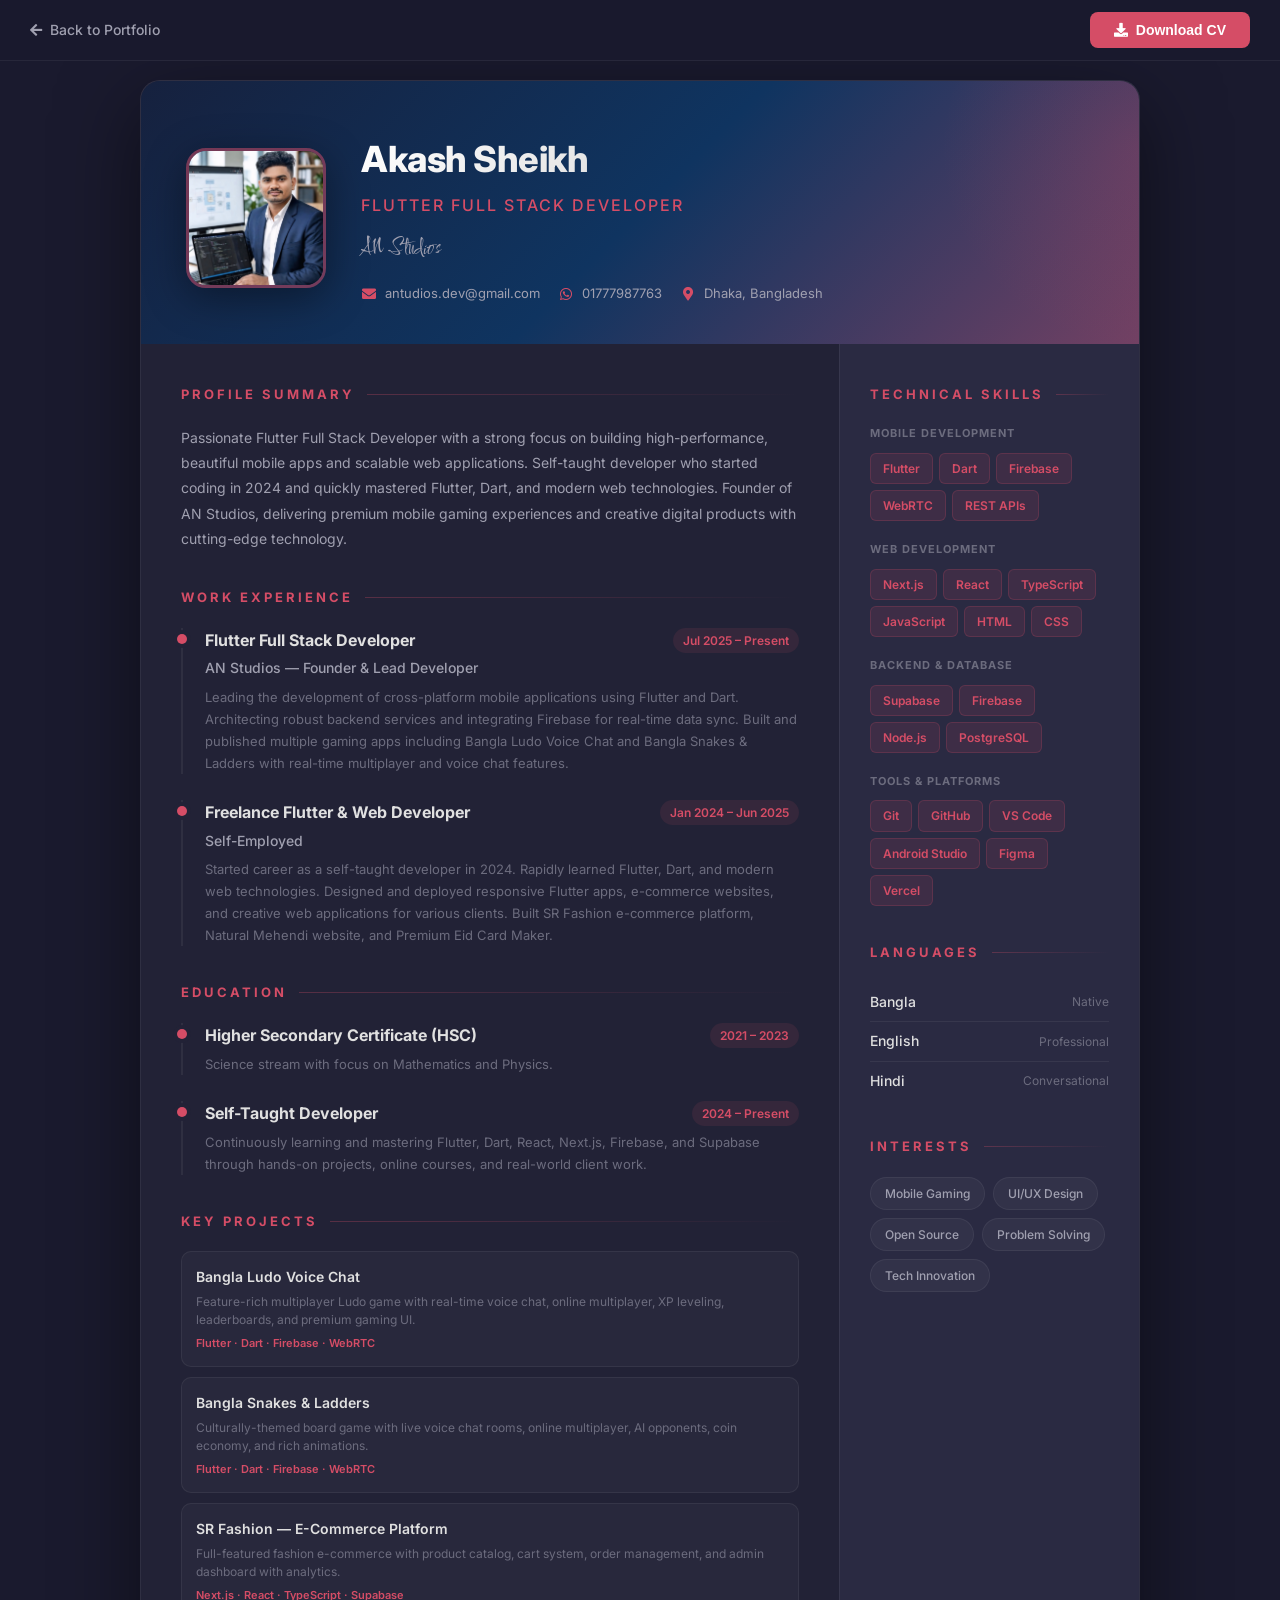
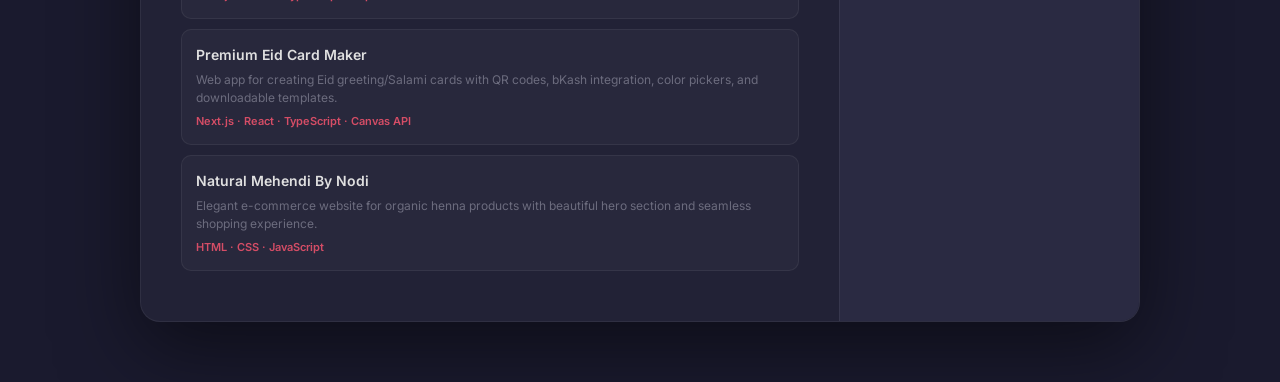
<file: cv.html>
<!DOCTYPE html>
<html lang="en">
<head>
    <meta charset="UTF-8">
    <meta name="viewport" content="width=device-width, initial-scale=1.0">
    <title>Akash Sheikh - Professional CV</title>
    <link rel="preconnect" href="https://fonts.googleapis.com">
    <link rel="preconnect" href="https://fonts.gstatic.com" crossorigin>
    <link href="https://fonts.googleapis.com/css2?family=Inter:wght@300;400;500;600;700;800&family=Comforter&display=swap" rel="stylesheet">
    <link rel="stylesheet" type="text/css" href="css/font-awesome.css" />
    <link rel="shortcut icon" href="1774411320026.jpg.jpeg">
    <style>
        :root {
            --accent: #d54d66;
            --accent-light: rgba(213, 77, 102, 0.1);
            --dark: #1a1a2e;
            --dark-2: #16213e;
            --dark-3: #0f3460;
            --text-primary: #e0e0e0;
            --text-secondary: #a0a0b0;
            --text-muted: #6c6c7e;
            --surface: #222236;
            --surface-2: #2a2a42;
            --border: rgba(255,255,255,0.06);
        }

        * {
            margin: 0;
            padding: 0;
            box-sizing: border-box;
        }

        body {
            font-family: 'Inter', sans-serif;
            background: var(--dark);
            color: var(--text-primary);
            line-height: 1.6;
            min-height: 100vh;
        }

        /* ===== Print Styles ===== */
        @media print {
            body { background: #fff; color: #222; }
            .cv-container { box-shadow: none; max-width: 100%; }
            .cv-sidebar { background: #1a1a2e !important; -webkit-print-color-adjust: exact; print-color-adjust: exact; }
            .download-btn, .back-btn { display: none !important; }
            .cv-header-bg { -webkit-print-color-adjust: exact; print-color-adjust: exact; }
        }

        /* ===== Navigation Bar ===== */
        .cv-nav {
            position: fixed;
            top: 0; left: 0; right: 0;
            z-index: 100;
            background: rgba(26, 26, 46, 0.9);
            backdrop-filter: blur(20px);
            border-bottom: 1px solid var(--border);
            padding: 12px 30px;
            display: flex;
            justify-content: space-between;
            align-items: center;
        }

        .back-btn {
            display: inline-flex;
            align-items: center;
            gap: 8px;
            color: var(--text-secondary);
            text-decoration: none;
            font-size: 14px;
            font-weight: 500;
            transition: color 0.3s;
        }
        .back-btn:hover { color: var(--accent); }

        .download-btn {
            display: inline-flex;
            align-items: center;
            gap: 8px;
            background: var(--accent);
            color: #fff;
            border: none;
            padding: 10px 24px;
            border-radius: 8px;
            font-size: 14px;
            font-weight: 600;
            cursor: pointer;
            text-decoration: none;
            transition: all 0.3s;
        }
        .download-btn:hover {
            transform: translateY(-2px);
            box-shadow: 0 8px 25px rgba(213, 77, 102, 0.35);
        }

        /* ===== Main Layout ===== */
        .cv-wrapper {
            padding-top: 80px;
            display: flex;
            justify-content: center;
            padding-bottom: 60px;
        }

        .cv-container {
            max-width: 1000px;
            width: 100%;
            margin: 0 20px;
            background: var(--surface);
            border-radius: 20px;
            overflow: hidden;
            box-shadow: 0 25px 80px rgba(0,0,0,0.5);
            border: 1px solid var(--border);
        }

        /* ===== Header ===== */
        .cv-header-bg {
            background: linear-gradient(135deg, var(--dark-2) 0%, var(--dark-3) 50%, var(--accent) 150%);
            padding: 50px 45px 40px;
            position: relative;
            overflow: hidden;
        }

        .cv-header-bg::before {
            content: '';
            position: absolute;
            top: -50%; right: -20%;
            width: 400px; height: 400px;
            border-radius: 50%;
            background: radial-gradient(circle, rgba(213,77,102,0.15) 0%, transparent 70%);
        }

        .cv-header {
            display: flex;
            align-items: center;
            gap: 35px;
            position: relative;
            z-index: 1;
        }

        .cv-photo {
            width: 140px;
            height: 140px;
            border-radius: 20px;
            object-fit: cover;
            border: 3px solid rgba(213,77,102,0.5);
            box-shadow: 0 10px 40px rgba(0,0,0,0.4);
            flex-shrink: 0;
        }

        .cv-header-text h1 {
            font-size: 36px;
            font-weight: 800;
            letter-spacing: -0.5px;
            margin-bottom: 4px;
            background: linear-gradient(135deg, #fff 0%, #ccc 100%);
            -webkit-background-clip: text;
            -webkit-text-fill-color: transparent;
            background-clip: text;
        }

        .cv-header-text .cv-title {
            font-size: 16px;
            font-weight: 500;
            color: var(--accent);
            letter-spacing: 2px;
            text-transform: uppercase;
            margin-bottom: 14px;
        }

        .cv-header-text .cv-company {
            font-family: 'Comforter', cursive;
            font-size: 22px;
            color: var(--text-secondary);
        }

        .cv-contact-row {
            display: flex;
            flex-wrap: wrap;
            gap: 18px;
            margin-top: 16px;
        }

        .cv-contact-item {
            display: inline-flex;
            align-items: center;
            gap: 8px;
            font-size: 13px;
            color: var(--text-secondary);
        }
        .cv-contact-item i {
            color: var(--accent);
            font-size: 14px;
            width: 16px;
            text-align: center;
        }
        .cv-contact-item a {
            color: var(--text-secondary);
            text-decoration: none;
            transition: color 0.3s;
        }
        .cv-contact-item a:hover { color: var(--accent); }

        /* ===== Body Grid ===== */
        .cv-body {
            display: grid;
            grid-template-columns: 1fr 300px;
            min-height: 600px;
        }

        .cv-main {
            padding: 40px 40px 50px;
        }

        .cv-sidebar {
            background: var(--surface-2);
            padding: 40px 30px 50px;
            border-left: 1px solid var(--border);
        }

        /* ===== Section Styles ===== */
        .cv-section {
            margin-bottom: 36px;
        }
        .cv-section:last-child { margin-bottom: 0; }

        .cv-section-title {
            font-size: 13px;
            font-weight: 700;
            letter-spacing: 3px;
            text-transform: uppercase;
            color: var(--accent);
            margin-bottom: 20px;
            display: flex;
            align-items: center;
            gap: 12px;
        }
        .cv-section-title::after {
            content: '';
            flex: 1;
            height: 1px;
            background: linear-gradient(90deg, var(--accent) 0%, transparent 100%);
            opacity: 0.3;
        }

        /* ===== Experience / Education Items ===== */
        .cv-item {
            position: relative;
            padding-left: 22px;
            margin-bottom: 26px;
            border-left: 2px solid var(--border);
        }
        .cv-item:last-child { margin-bottom: 0; }

        .cv-item::before {
            content: '';
            position: absolute;
            left: -6px; top: 6px;
            width: 10px; height: 10px;
            border-radius: 50%;
            background: var(--accent);
            box-shadow: 0 0 0 4px var(--surface);
        }

        .cv-item-header {
            display: flex;
            justify-content: space-between;
            align-items: flex-start;
            margin-bottom: 4px;
            flex-wrap: wrap;
            gap: 6px;
        }

        .cv-item h3 {
            font-size: 16px;
            font-weight: 700;
            color: var(--text-primary);
        }

        .cv-item .cv-date {
            font-size: 12px;
            font-weight: 600;
            color: var(--accent);
            background: var(--accent-light);
            padding: 3px 10px;
            border-radius: 20px;
            white-space: nowrap;
        }

        .cv-item h4 {
            font-size: 14px;
            font-weight: 500;
            color: var(--text-secondary);
            margin-bottom: 6px;
        }

        .cv-item p {
            font-size: 13px;
            color: var(--text-muted);
            line-height: 1.7;
        }

        /* ===== Skills ===== */
        .cv-skill-group {
            margin-bottom: 20px;
        }
        .cv-skill-group:last-child { margin-bottom: 0; }

        .cv-skill-group-title {
            font-size: 11px;
            font-weight: 700;
            letter-spacing: 1px;
            text-transform: uppercase;
            color: var(--text-muted);
            margin-bottom: 10px;
        }

        .cv-skill-tags {
            display: flex;
            flex-wrap: wrap;
            gap: 6px;
        }

        .cv-skill-tag {
            background: rgba(213, 77, 102, 0.12);
            color: var(--accent);
            font-size: 12px;
            font-weight: 600;
            padding: 5px 12px;
            border-radius: 6px;
            border: 1px solid rgba(213, 77, 102, 0.2);
            transition: all 0.3s;
        }
        .cv-skill-tag:hover {
            background: rgba(213, 77, 102, 0.25);
            transform: translateY(-1px);
        }

        /* ===== Languages & Interests ===== */
        .cv-lang-item {
            display: flex;
            justify-content: space-between;
            align-items: center;
            padding: 8px 0;
            border-bottom: 1px solid var(--border);
        }
        .cv-lang-item:last-child { border-bottom: none; }

        .cv-lang-name {
            font-size: 14px;
            font-weight: 500;
            color: var(--text-primary);
        }
        .cv-lang-level {
            font-size: 12px;
            color: var(--text-muted);
        }

        .cv-interest-tags {
            display: flex;
            flex-wrap: wrap;
            gap: 8px;
        }
        .cv-interest-tag {
            background: rgba(255,255,255,0.04);
            border: 1px solid var(--border);
            color: var(--text-secondary);
            font-size: 12px;
            font-weight: 500;
            padding: 6px 14px;
            border-radius: 20px;
            transition: all 0.3s;
        }
        .cv-interest-tag:hover {
            border-color: var(--accent);
            color: var(--accent);
        }

        /* ===== Portfolio Highlights ===== */
        .cv-project {
            background: rgba(255,255,255,0.03);
            border: 1px solid var(--border);
            border-radius: 10px;
            padding: 14px;
            margin-bottom: 10px;
            transition: all 0.3s;
        }
        .cv-project:hover {
            border-color: rgba(213,77,102,0.3);
            transform: translateX(4px);
        }
        .cv-project:last-child { margin-bottom: 0; }

        .cv-project h4 {
            font-size: 14px;
            font-weight: 600;
            color: var(--text-primary);
            margin-bottom: 4px;
        }
        .cv-project p {
            font-size: 12px;
            color: var(--text-muted);
            line-height: 1.5;
        }
        .cv-project .cv-project-tech {
            font-size: 11px;
            color: var(--accent);
            font-weight: 600;
            margin-top: 6px;
        }

        /* ===== Responsive ===== */
        @media (max-width: 768px) {
            .cv-header { flex-direction: column; text-align: center; }
            .cv-photo { width: 110px; height: 110px; }
            .cv-header-text h1 { font-size: 28px; }
            .cv-contact-row { justify-content: center; }
            .cv-body { grid-template-columns: 1fr; }
            .cv-sidebar { border-left: none; border-top: 1px solid var(--border); }
            .cv-header-bg { padding: 35px 25px 30px; }
            .cv-main { padding: 30px 25px 40px; }
            .cv-sidebar { padding: 30px 25px 40px; }
        }
    </style>
</head>
<body>

    <!-- Top Navigation -->
    <div class="cv-nav">
        <a href="index.html" class="back-btn">
            <i class="fas fa-arrow-left"></i> Back to Portfolio
        </a>
        <button class="download-btn" onclick="window.print()">
            <i class="fas fa-download"></i> Download CV
        </button>
    </div>

    <!-- CV Content -->
    <div class="cv-wrapper">
        <div class="cv-container">

            <!-- Header -->
            <div class="cv-header-bg">
                <div class="cv-header">
                    <img src="1774411320026.jpg.jpeg" alt="Akash Sheikh" class="cv-photo">
                    <div class="cv-header-text">
                        <h1>Akash Sheikh</h1>
                        <div class="cv-title">Flutter Full Stack Developer</div>
                        <div class="cv-company">AN Studios</div>
                        <div class="cv-contact-row">
                            <span class="cv-contact-item">
                                <i class="fas fa-envelope"></i>
                                <a href="mailto:antudios.dev@gmail.com">antudios.dev@gmail.com</a>
                            </span>
                            <span class="cv-contact-item">
                                <i class="fab fa-whatsapp"></i>
                                <a href="https://wa.me/8801777987763">01777987763</a>
                            </span>
                            <span class="cv-contact-item">
                                <i class="fas fa-map-marker-alt"></i>
                                Dhaka, Bangladesh
                            </span>
                        </div>
                    </div>
                </div>
            </div>

            <!-- Body -->
            <div class="cv-body">

                <!-- Main Column -->
                <div class="cv-main">

                    <!-- Profile Summary -->
                    <div class="cv-section">
                        <div class="cv-section-title">Profile Summary</div>
                        <p style="font-size: 14px; color: var(--text-secondary); line-height: 1.8;">
                            Passionate Flutter Full Stack Developer with a strong focus on building high-performance, beautiful mobile apps and scalable web applications. Self-taught developer who started coding in 2024 and quickly mastered Flutter, Dart, and modern web technologies. Founder of AN Studios, delivering premium mobile gaming experiences and creative digital products with cutting-edge technology.
                        </p>
                    </div>

                    <!-- Work Experience -->
                    <div class="cv-section">
                        <div class="cv-section-title">Work Experience</div>

                        <div class="cv-item">
                            <div class="cv-item-header">
                                <h3>Flutter Full Stack Developer</h3>
                                <span class="cv-date">Jul 2025 – Present</span>
                            </div>
                            <h4>AN Studios — Founder & Lead Developer</h4>
                            <p>Leading the development of cross-platform mobile applications using Flutter and Dart. Architecting robust backend services and integrating Firebase for real-time data sync. Built and published multiple gaming apps including Bangla Ludo Voice Chat and Bangla Snakes & Ladders with real-time multiplayer and voice chat features.</p>
                        </div>

                        <div class="cv-item">
                            <div class="cv-item-header">
                                <h3>Freelance Flutter & Web Developer</h3>
                                <span class="cv-date">Jan 2024 – Jun 2025</span>
                            </div>
                            <h4>Self-Employed</h4>
                            <p>Started career as a self-taught developer in 2024. Rapidly learned Flutter, Dart, and modern web technologies. Designed and deployed responsive Flutter apps, e-commerce websites, and creative web applications for various clients. Built SR Fashion e-commerce platform, Natural Mehendi website, and Premium Eid Card Maker.</p>
                        </div>
                    </div>

                    <!-- Education -->
                    <div class="cv-section">
                        <div class="cv-section-title">Education</div>

                        <div class="cv-item">
                            <div class="cv-item-header">
                                <h3>Higher Secondary Certificate (HSC)</h3>
                                <span class="cv-date">2021 – 2023</span>
                            </div>
                            <p>Science stream with focus on Mathematics and Physics.</p>
                        </div>

                        <div class="cv-item">
                            <div class="cv-item-header">
                                <h3>Self-Taught Developer</h3>
                                <span class="cv-date">2024 – Present</span>
                            </div>
                            <p>Continuously learning and mastering Flutter, Dart, React, Next.js, Firebase, and Supabase through hands-on projects, online courses, and real-world client work.</p>
                        </div>
                    </div>

                    <!-- Key Projects -->
                    <div class="cv-section">
                        <div class="cv-section-title">Key Projects</div>

                        <div class="cv-project">
                            <h4>Bangla Ludo Voice Chat</h4>
                            <p>Feature-rich multiplayer Ludo game with real-time voice chat, online multiplayer, XP leveling, leaderboards, and premium gaming UI.</p>
                            <div class="cv-project-tech">Flutter · Dart · Firebase · WebRTC</div>
                        </div>

                        <div class="cv-project">
                            <h4>Bangla Snakes & Ladders</h4>
                            <p>Culturally-themed board game with live voice chat rooms, online multiplayer, AI opponents, coin economy, and rich animations.</p>
                            <div class="cv-project-tech">Flutter · Dart · Firebase · WebRTC</div>
                        </div>

                        <div class="cv-project">
                            <h4>SR Fashion — E-Commerce Platform</h4>
                            <p>Full-featured fashion e-commerce with product catalog, cart system, order management, and admin dashboard with analytics.</p>
                            <div class="cv-project-tech">Next.js · React · TypeScript · Supabase</div>
                        </div>

                        <div class="cv-project">
                            <h4>Premium Eid Card Maker</h4>
                            <p>Web app for creating Eid greeting/Salami cards with QR codes, bKash integration, color pickers, and downloadable templates.</p>
                            <div class="cv-project-tech">Next.js · React · TypeScript · Canvas API</div>
                        </div>

                        <div class="cv-project">
                            <h4>Natural Mehendi By Nodi</h4>
                            <p>Elegant e-commerce website for organic henna products with beautiful hero section and seamless shopping experience.</p>
                            <div class="cv-project-tech">HTML · CSS · JavaScript</div>
                        </div>
                    </div>

                </div>

                <!-- Sidebar -->
                <div class="cv-sidebar">

                    <!-- Technical Skills -->
                    <div class="cv-section">
                        <div class="cv-section-title">Technical Skills</div>

                        <div class="cv-skill-group">
                            <div class="cv-skill-group-title">Mobile Development</div>
                            <div class="cv-skill-tags">
                                <span class="cv-skill-tag">Flutter</span>
                                <span class="cv-skill-tag">Dart</span>
                                <span class="cv-skill-tag">Firebase</span>
                                <span class="cv-skill-tag">WebRTC</span>
                                <span class="cv-skill-tag">REST APIs</span>
                            </div>
                        </div>

                        <div class="cv-skill-group">
                            <div class="cv-skill-group-title">Web Development</div>
                            <div class="cv-skill-tags">
                                <span class="cv-skill-tag">Next.js</span>
                                <span class="cv-skill-tag">React</span>
                                <span class="cv-skill-tag">TypeScript</span>
                                <span class="cv-skill-tag">JavaScript</span>
                                <span class="cv-skill-tag">HTML</span>
                                <span class="cv-skill-tag">CSS</span>
                            </div>
                        </div>

                        <div class="cv-skill-group">
                            <div class="cv-skill-group-title">Backend & Database</div>
                            <div class="cv-skill-tags">
                                <span class="cv-skill-tag">Supabase</span>
                                <span class="cv-skill-tag">Firebase</span>
                                <span class="cv-skill-tag">Node.js</span>
                                <span class="cv-skill-tag">PostgreSQL</span>
                            </div>
                        </div>

                        <div class="cv-skill-group">
                            <div class="cv-skill-group-title">Tools & Platforms</div>
                            <div class="cv-skill-tags">
                                <span class="cv-skill-tag">Git</span>
                                <span class="cv-skill-tag">GitHub</span>
                                <span class="cv-skill-tag">VS Code</span>
                                <span class="cv-skill-tag">Android Studio</span>
                                <span class="cv-skill-tag">Figma</span>
                                <span class="cv-skill-tag">Vercel</span>
                            </div>
                        </div>
                    </div>

                    <!-- Languages -->
                    <div class="cv-section">
                        <div class="cv-section-title">Languages</div>
                        <div class="cv-lang-item">
                            <span class="cv-lang-name">Bangla</span>
                            <span class="cv-lang-level">Native</span>
                        </div>
                        <div class="cv-lang-item">
                            <span class="cv-lang-name">English</span>
                            <span class="cv-lang-level">Professional</span>
                        </div>
                        <div class="cv-lang-item">
                            <span class="cv-lang-name">Hindi</span>
                            <span class="cv-lang-level">Conversational</span>
                        </div>
                    </div>

                    <!-- Interests -->
                    <div class="cv-section">
                        <div class="cv-section-title">Interests</div>
                        <div class="cv-interest-tags">
                            <span class="cv-interest-tag">Mobile Gaming</span>
                            <span class="cv-interest-tag">UI/UX Design</span>
                            <span class="cv-interest-tag">Open Source</span>
                            <span class="cv-interest-tag">Problem Solving</span>
                            <span class="cv-interest-tag">Tech Innovation</span>
                        </div>
                    </div>

                </div>
            </div>

        </div>
    </div>

</body>
</html>
</file>
